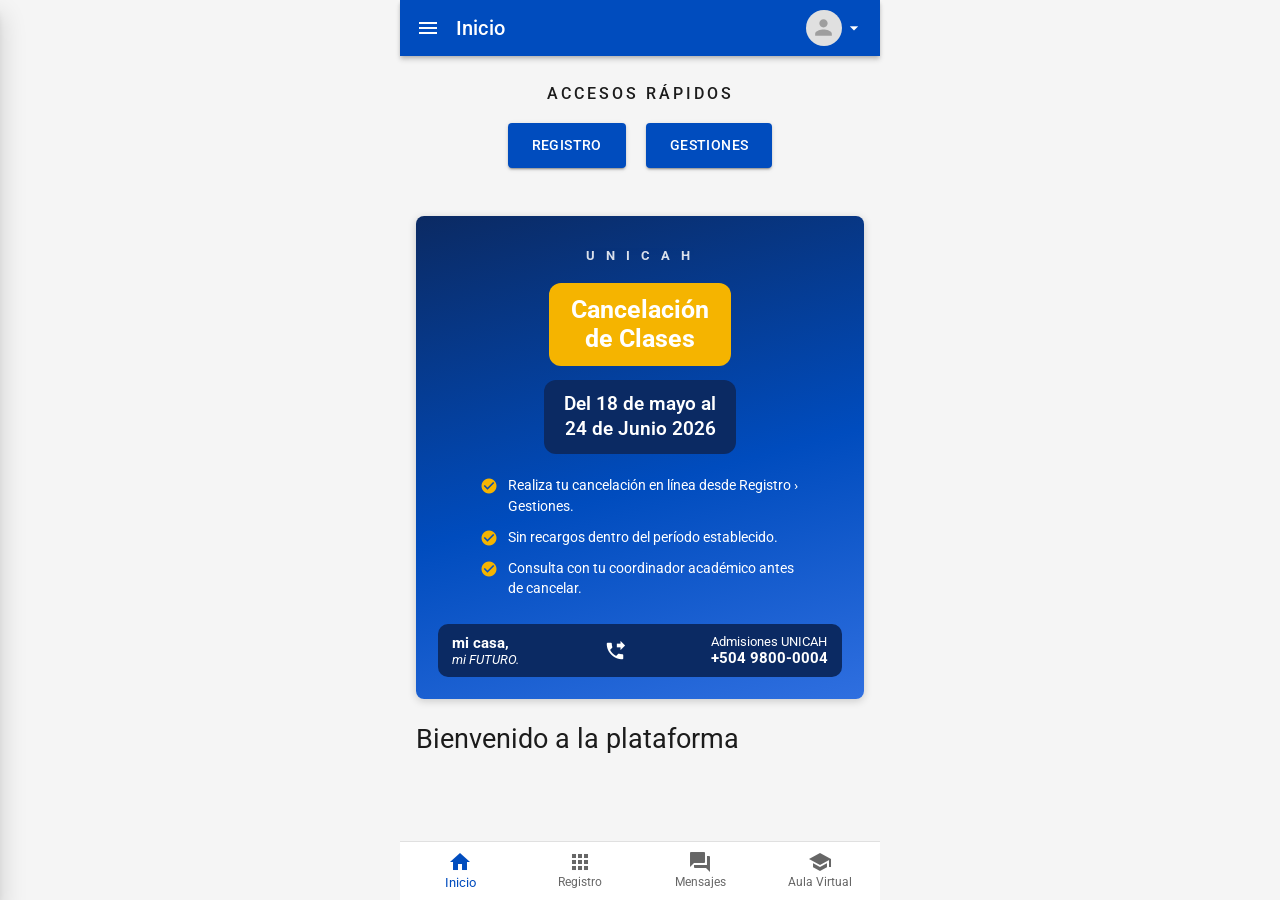
<file: index.html>
<!DOCTYPE html>
<html lang="es">
<head>
  <meta charset="UTF-8">
  <meta name="viewport" content="width=device-width, initial-scale=1.0">
  <title>Inicio | UNICAH</title>
  <link rel="stylesheet" href="https://fonts.googleapis.com/css?family=Roboto:300,400,500,700&display=swap">
  <link href="https://fonts.googleapis.com/icon?family=Material+Icons" rel="stylesheet">
  <link rel="stylesheet" href="styles.css">
</head>
<body class="home">

  <header class="appbar">
    <span class="material-icons" id="btn-menu">menu</span>
    <h1>Inicio</h1>
    <div class="avatar">
      <div class="foto"></div>
      <span class="material-icons" style="font-size:20px">arrow_drop_down</span>
    </div>
  </header>

  <section class="accesos">
    <h2>ACCESOS RÁPIDOS</h2>
    <a class="btn" href="registro.html">REGISTRO</a>
    <a class="btn" href="#">GESTIONES</a>
  </section>

  <div class="banner">
    <div class="marca">U N I C A H</div>
    <div class="titulo">Cancelación<br>de Clases</div><br>
    <div class="fechas">Del 18 de mayo al<br>24 de Junio 2026</div>
    <ul>
      <li><span class="material-icons">check_circle</span>Realiza tu cancelación en línea desde Registro &rsaquo; Gestiones.</li>
      <li><span class="material-icons">check_circle</span>Sin recargos dentro del período establecido.</li>
      <li><span class="material-icons">check_circle</span>Consulta con tu coordinador académico antes de cancelar.</li>
    </ul>
    <div class="contacto">
      <span><strong>mi casa,</strong><br><em>mi FUTURO.</em></span>
      <span class="material-icons">phone_forwarded</span>
      <span>Admisiones UNICAH<br><strong>+504 9800-0004</strong></span>
    </div>
  </div>

  <h2 class="bienvenida">Bienvenido a la plataforma</h2>

  <div class="overlay"></div>
  <aside class="drawer">
    <div class="drawer-logo">UNICAH</div>
    <nav>
      <a href="index.html" class="seleccionado"><span class="material-icons">home</span>Inicio</a>
      <a href="registro.html"><span class="material-icons">app_registration</span>Registro<span class="mini-chip">Matrícula</span></a>
      <a href="#"><span class="material-icons">workspace_premium</span>Credential Hub</a>
      <a href="#"><span class="material-icons">forum</span>Mensajes</a>
      <a href="#"><span class="material-icons">receipt_long</span>Estado de cuenta</a>
      <a href="#"><span class="material-icons">school</span>Aula virtual</a>
      <a href="#"><span class="material-icons">power_settings_new</span>Salir</a>
    </nav>
  </aside>

  <div class="menu-avatar">
    <a href="#"><span class="material-icons">person</span>Perfil</a>
    <a href="#"><span class="material-icons">power_settings_new</span>Cerrar sesión</a>
  </div>

  <nav class="navbar">
    <a href="index.html" class="activo">
      <span class="material-icons">home</span>
      Inicio
    </a>
    <a href="registro.html">
      <span class="material-icons">apps</span>
      Registro
    </a>
    <a href="#">
      <span class="material-icons">forum</span>
      Mensajes
    </a>
    <a href="#">
      <span class="material-icons">school</span>
      Aula Virtual
    </a>
  </nav>

  <script src="app.js"></script>
</body>
</html>
</file>
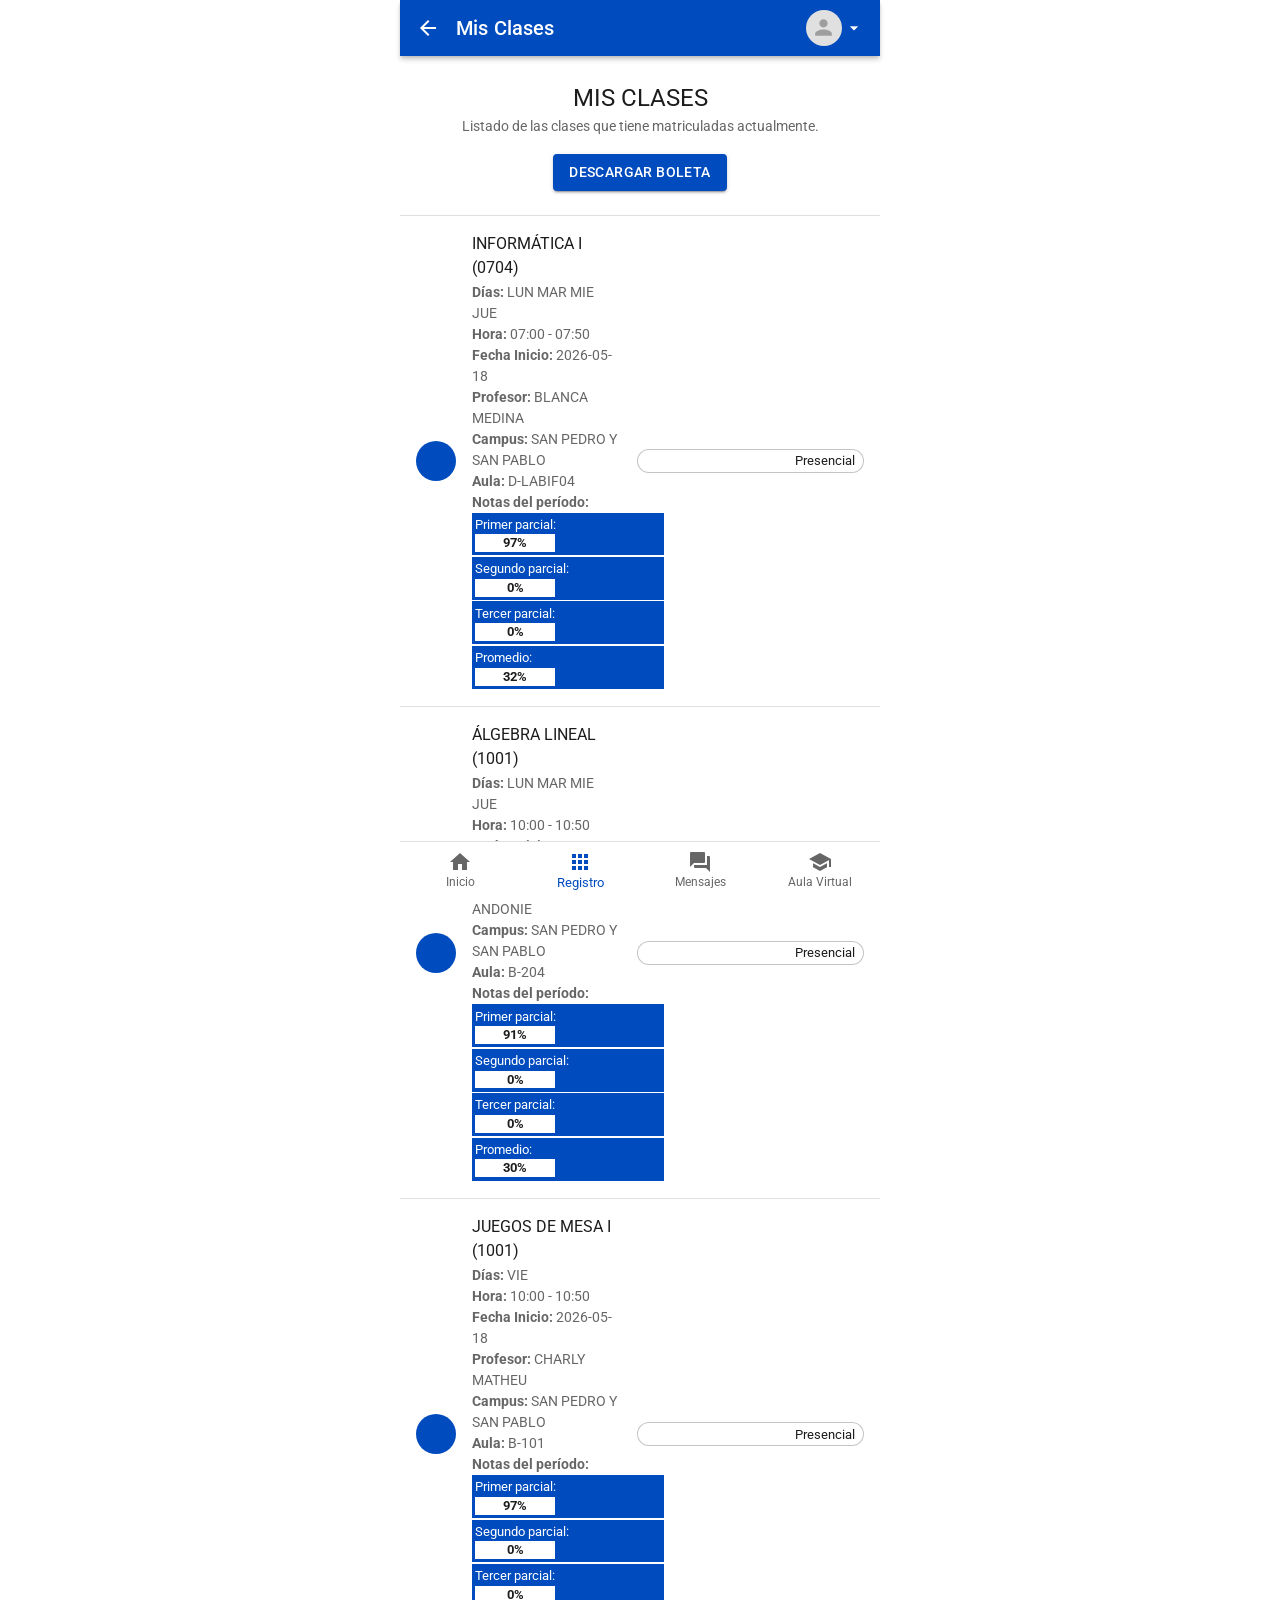
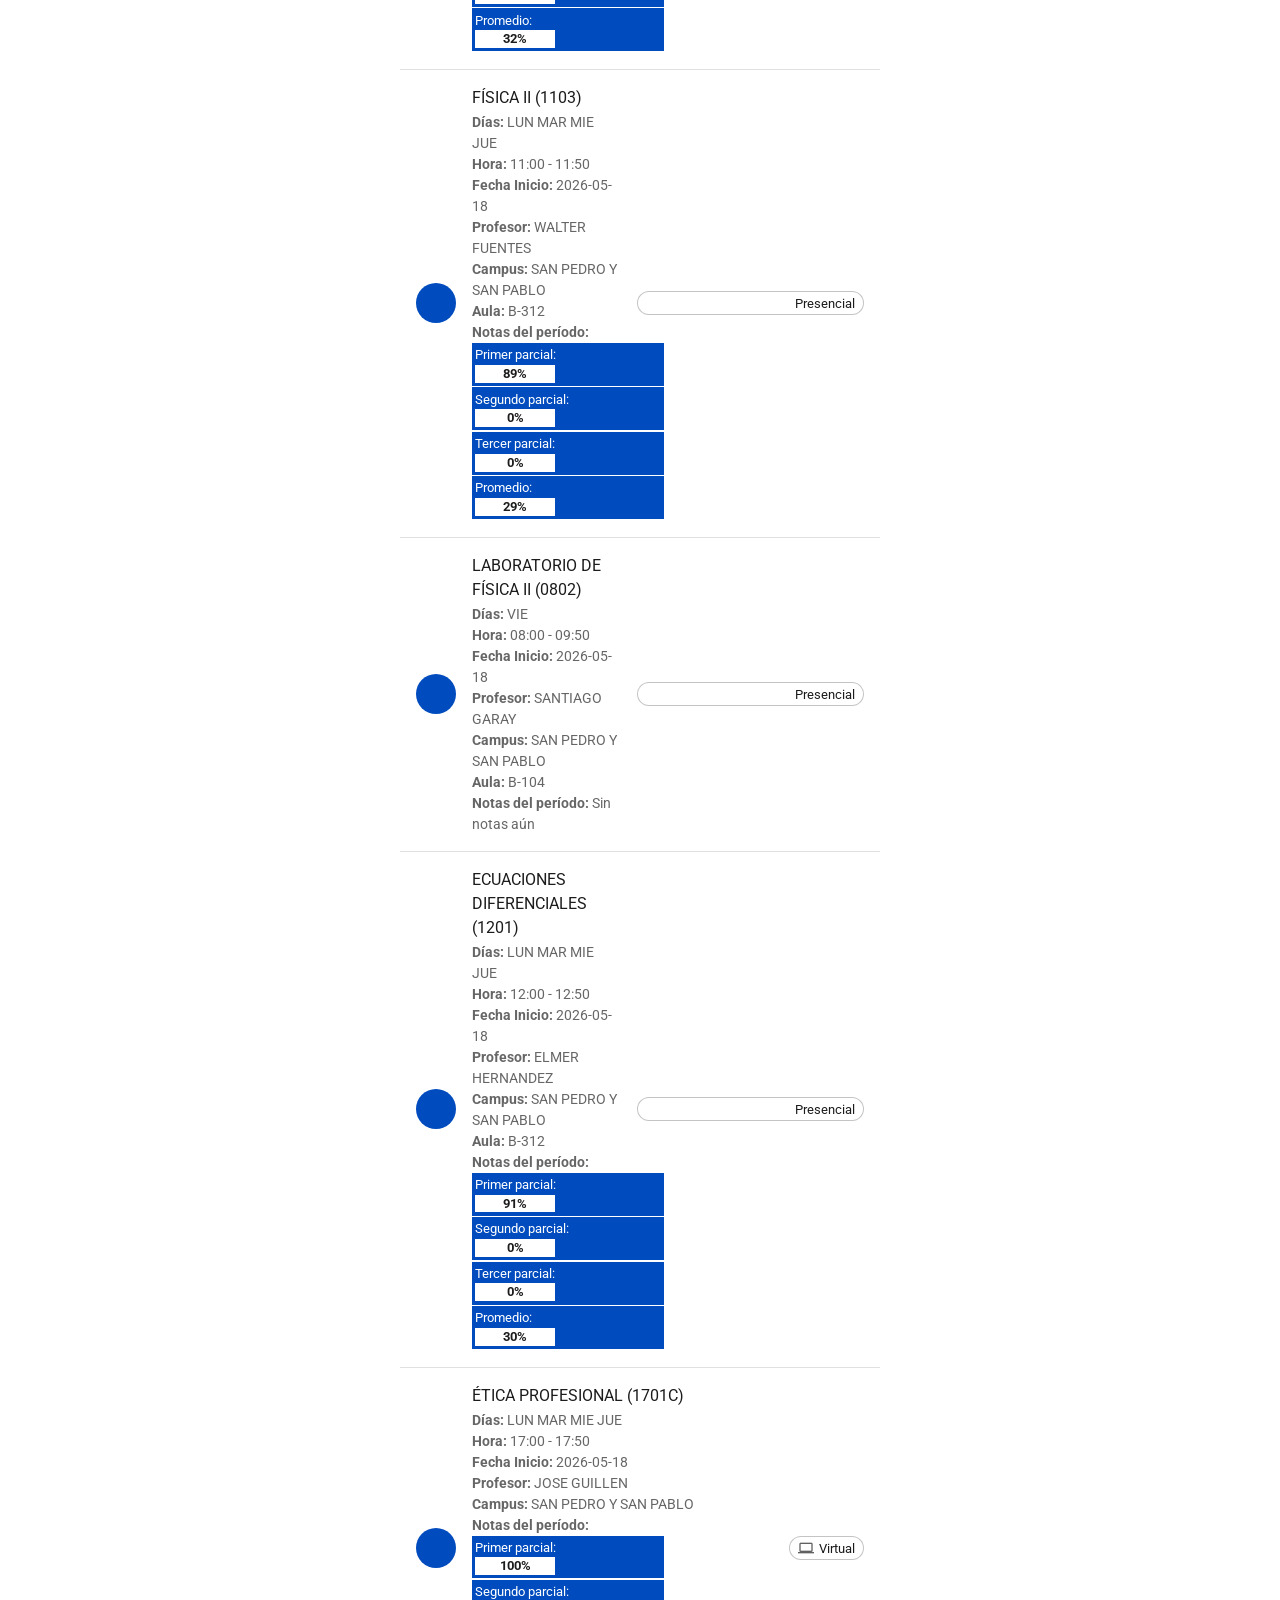
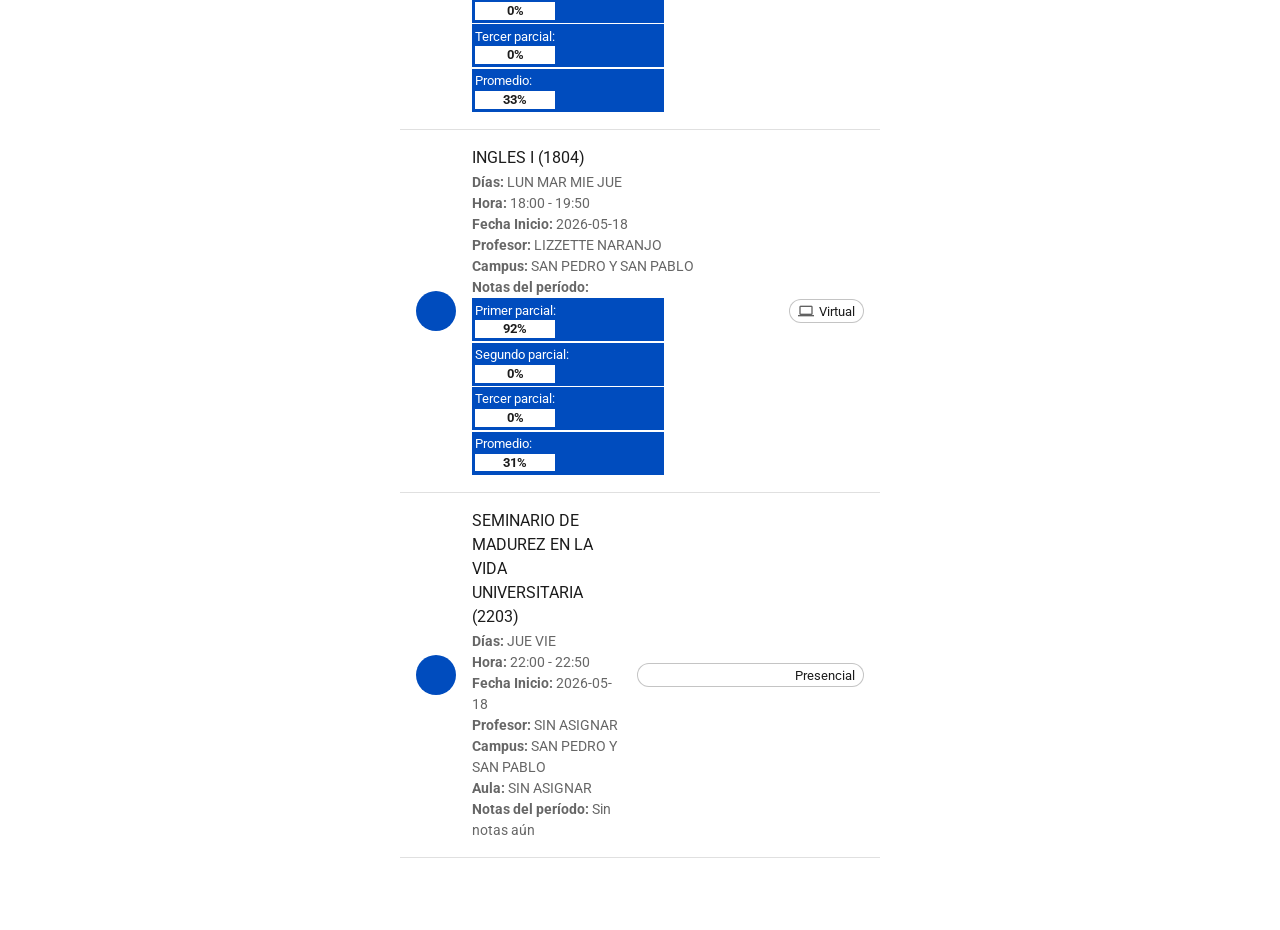
<file: clases.html>
<!DOCTYPE html>
<html lang="es">
<head>
  <meta charset="UTF-8">
  <meta name="viewport" content="width=device-width, initial-scale=1.0">
  <title>Mis Clases | UNICAH</title>
  <link rel="stylesheet" href="https://fonts.googleapis.com/css?family=Roboto:300,400,500,700&display=swap">
  <link href="https://fonts.googleapis.com/icon?family=Material+Icons" rel="stylesheet">
  <link rel="stylesheet" href="styles.css">
</head>
<body>

  <header class="appbar">
    <a href="registro.html" id="btn-atras" style="color:#fff;display:flex"><span class="material-icons">arrow_back</span></a>
    <h1>Mis Clases</h1>
    <div class="avatar">
      <div class="foto"></div>
      <span class="material-icons" style="font-size:20px">arrow_drop_down</span>
    </div>
  </header>

  <section class="encabezado-clases">
    <h2>MIS CLASES</h2>
    <p>Listado de las clases que tiene matriculadas actualmente.</p>
    <button class="btn">Descargar boleta</button>
  </section>
  <hr class="divisor">

  <!-- INFORMÁTICA I -->
  <article class="clase">
    <div class="clase-icono"><span class="material-icons">backpack</span></div>
    <div class="clase-info">
      <h3>INFORMÁTICA I (0704)</h3>
      <div class="dato"><b>Días:</b> LUN MAR MIE JUE</div>
      <div class="dato"><b>Hora:</b> 07:00 - 07:50</div>
      <div class="dato"><b>Fecha Inicio:</b> 2026-05-18</div>
      <div class="dato"><b>Profesor:</b> BLANCA MEDINA</div>
      <div class="dato"><b>Campus:</b> SAN PEDRO Y SAN PABLO</div>
      <div class="dato"><b>Aula:</b> D-LABIF04</div>
      <div class="dato"><b>Notas del período:</b></div>
      <div class="tablanota"><label>Primer parcial: </label><span>97%</span></div>
      <div class="tablanota"><label>Segundo parcial: </label><span>0%</span></div>
      <div class="tablanota"><label>Tercer parcial: </label><span>0%</span></div>
      <div class="tablanota"><label>Promedio: </label><span>32%</span></div>
    </div>
    <span class="chip"><span class="material-icons">apartment</span>Presencial</span>
  </article>

  <!-- ÁLGEBRA LINEAL -->
  <article class="clase">
    <div class="clase-icono"><span class="material-icons">backpack</span></div>
    <div class="clase-info">
      <h3>ÁLGEBRA LINEAL (1001)</h3>
      <div class="dato"><b>Días:</b> LUN MAR MIE JUE</div>
      <div class="dato"><b>Hora:</b> 10:00 - 10:50</div>
      <div class="dato"><b>Fecha Inicio:</b> 2026-05-18</div>
      <div class="dato"><b>Profesor:</b> JENNY ANDONIE</div>
      <div class="dato"><b>Campus:</b> SAN PEDRO Y SAN PABLO</div>
      <div class="dato"><b>Aula:</b> B-204</div>
      <div class="dato"><b>Notas del período:</b></div>
      <div class="tablanota"><label>Primer parcial: </label><span>91%</span></div>
      <div class="tablanota"><label>Segundo parcial: </label><span>0%</span></div>
      <div class="tablanota"><label>Tercer parcial: </label><span>0%</span></div>
      <div class="tablanota"><label>Promedio: </label><span>30%</span></div>
    </div>
    <span class="chip"><span class="material-icons">apartment</span>Presencial</span>
  </article>

  <!-- JUEGOS DE MESA I -->
  <article class="clase">
    <div class="clase-icono"><span class="material-icons">backpack</span></div>
    <div class="clase-info">
      <h3>JUEGOS DE MESA I (1001)</h3>
      <div class="dato"><b>Días:</b> VIE</div>
      <div class="dato"><b>Hora:</b> 10:00 - 10:50</div>
      <div class="dato"><b>Fecha Inicio:</b> 2026-05-18</div>
      <div class="dato"><b>Profesor:</b> CHARLY MATHEU</div>
      <div class="dato"><b>Campus:</b> SAN PEDRO Y SAN PABLO</div>
      <div class="dato"><b>Aula:</b> B-101</div>
      <div class="dato"><b>Notas del período:</b></div>
      <div class="tablanota"><label>Primer parcial: </label><span>97%</span></div>
      <div class="tablanota"><label>Segundo parcial: </label><span>0%</span></div>
      <div class="tablanota"><label>Tercer parcial: </label><span>0%</span></div>
      <div class="tablanota"><label>Promedio: </label><span>32%</span></div>
    </div>
    <span class="chip"><span class="material-icons">apartment</span>Presencial</span>
  </article>

  <!-- FÍSICA II -->
  <article class="clase">
    <div class="clase-icono"><span class="material-icons">backpack</span></div>
    <div class="clase-info">
      <h3>FÍSICA II (1103)</h3>
      <div class="dato"><b>Días:</b> LUN MAR MIE JUE</div>
      <div class="dato"><b>Hora:</b> 11:00 - 11:50</div>
      <div class="dato"><b>Fecha Inicio:</b> 2026-05-18</div>
      <div class="dato"><b>Profesor:</b> WALTER FUENTES</div>
      <div class="dato"><b>Campus:</b> SAN PEDRO Y SAN PABLO</div>
      <div class="dato"><b>Aula:</b> B-312</div>
      <div class="dato"><b>Notas del período:</b></div>
      <div class="tablanota"><label>Primer parcial: </label><span>89%</span></div>
      <div class="tablanota"><label>Segundo parcial: </label><span>0%</span></div>
      <div class="tablanota"><label>Tercer parcial: </label><span>0%</span></div>
      <div class="tablanota"><label>Promedio: </label><span>29%</span></div>
    </div>
    <span class="chip"><span class="material-icons">apartment</span>Presencial</span>
  </article>

  <!-- LABORATORIO DE FÍSICA II -->
  <article class="clase">
    <div class="clase-icono"><span class="material-icons">backpack</span></div>
    <div class="clase-info">
      <h3>LABORATORIO DE FÍSICA II (0802)</h3>
      <div class="dato"><b>Días:</b> VIE</div>
      <div class="dato"><b>Hora:</b> 08:00 - 09:50</div>
      <div class="dato"><b>Fecha Inicio:</b> 2026-05-18</div>
      <div class="dato"><b>Profesor:</b> SANTIAGO GARAY</div>
      <div class="dato"><b>Campus:</b> SAN PEDRO Y SAN PABLO</div>
      <div class="dato"><b>Aula:</b> B-104</div>
      <div class="dato"><b>Notas del período:</b> Sin notas aún</div>
    </div>
    <span class="chip"><span class="material-icons">apartment</span>Presencial</span>
  </article>

  <!-- ECUACIONES DIFERENCIALES -->
  <article class="clase">
    <div class="clase-icono"><span class="material-icons">backpack</span></div>
    <div class="clase-info">
      <h3>ECUACIONES DIFERENCIALES (1201)</h3>
      <div class="dato"><b>Días:</b> LUN MAR MIE JUE</div>
      <div class="dato"><b>Hora:</b> 12:00 - 12:50</div>
      <div class="dato"><b>Fecha Inicio:</b> 2026-05-18</div>
      <div class="dato"><b>Profesor:</b> ELMER HERNANDEZ</div>
      <div class="dato"><b>Campus:</b> SAN PEDRO Y SAN PABLO</div>
      <div class="dato"><b>Aula:</b> B-312</div>
      <div class="dato"><b>Notas del período:</b></div>
      <div class="tablanota"><label>Primer parcial: </label><span>91%</span></div>
      <div class="tablanota"><label>Segundo parcial: </label><span>0%</span></div>
      <div class="tablanota"><label>Tercer parcial: </label><span>0%</span></div>
      <div class="tablanota"><label>Promedio: </label><span>30%</span></div>
    </div>
    <span class="chip"><span class="material-icons">apartment</span>Presencial</span>
  </article>

  <!-- ÉTICA PROFESIONAL -->
  <article class="clase">
    <div class="clase-icono"><span class="material-icons">backpack</span></div>
    <div class="clase-info">
      <h3>ÉTICA PROFESIONAL (1701C)</h3>
      <div class="dato"><b>Días:</b> LUN MAR MIE JUE</div>
      <div class="dato"><b>Hora:</b> 17:00 - 17:50</div>
      <div class="dato"><b>Fecha Inicio:</b> 2026-05-18</div>
      <div class="dato"><b>Profesor:</b> JOSE GUILLEN</div>
      <div class="dato"><b>Campus:</b> SAN PEDRO Y SAN PABLO</div>
      <div class="dato"><b>Notas del período:</b></div>
      <div class="tablanota"><label>Primer parcial: </label><span>100%</span></div>
      <div class="tablanota"><label>Segundo parcial: </label><span>0%</span></div>
      <div class="tablanota"><label>Tercer parcial: </label><span>0%</span></div>
      <div class="tablanota"><label>Promedio: </label><span>33%</span></div>
    </div>
    <span class="chip"><span class="material-icons">laptop</span>Virtual</span>
  </article>

  <!-- INGLES I -->
  <article class="clase">
    <div class="clase-icono"><span class="material-icons">backpack</span></div>
    <div class="clase-info">
      <h3>INGLES I (1804)</h3>
      <div class="dato"><b>Días:</b> LUN MAR MIE JUE</div>
      <div class="dato"><b>Hora:</b> 18:00 - 19:50</div>
      <div class="dato"><b>Fecha Inicio:</b> 2026-05-18</div>
      <div class="dato"><b>Profesor:</b> LIZZETTE NARANJO</div>
      <div class="dato"><b>Campus:</b> SAN PEDRO Y SAN PABLO</div>
      <div class="dato"><b>Notas del período:</b></div>
      <div class="tablanota"><label>Primer parcial: </label><span>92%</span></div>
      <div class="tablanota"><label>Segundo parcial: </label><span>0%</span></div>
      <div class="tablanota"><label>Tercer parcial: </label><span>0%</span></div>
      <div class="tablanota"><label>Promedio: </label><span>31%</span></div>
    </div>
    <span class="chip"><span class="material-icons">laptop</span>Virtual</span>
  </article>

  <!-- SEMINARIO DE MADUREZ -->
  <article class="clase">
    <div class="clase-icono"><span class="material-icons">backpack</span></div>
    <div class="clase-info">
      <h3>SEMINARIO DE MADUREZ EN LA VIDA UNIVERSITARIA (2203)</h3>
      <div class="dato"><b>Días:</b> JUE VIE</div>
      <div class="dato"><b>Hora:</b> 22:00 - 22:50</div>
      <div class="dato"><b>Fecha Inicio:</b> 2026-05-18</div>
      <div class="dato"><b>Profesor:</b> SIN ASIGNAR</div>
      <div class="dato"><b>Campus:</b> SAN PEDRO Y SAN PABLO</div>
      <div class="dato"><b>Aula:</b> SIN ASIGNAR</div>
      <div class="dato"><b>Notas del período:</b> Sin notas aún</div>
    </div>
    <span class="chip"><span class="material-icons">apartment</span>Presencial</span>
  </article>

  <nav class="navbar">
    <a href="index.html">
      <span class="material-icons">home</span>
      Inicio
    </a>
    <a href="registro.html" class="activo">
      <span class="material-icons">apps</span>
      Registro
    </a>
    <a href="#">
      <span class="material-icons">forum</span>
      Mensajes
    </a>
    <a href="#">
      <span class="material-icons">school</span>
      Aula Virtual
    </a>
  </nav>

  <div class="menu-avatar">
    <a href="#"><span class="material-icons">person</span>Perfil</a>
    <a href="#"><span class="material-icons">power_settings_new</span>Cerrar sesión</a>
  </div>

  <script src="app.js"></script>
</body>
</html>
</file>
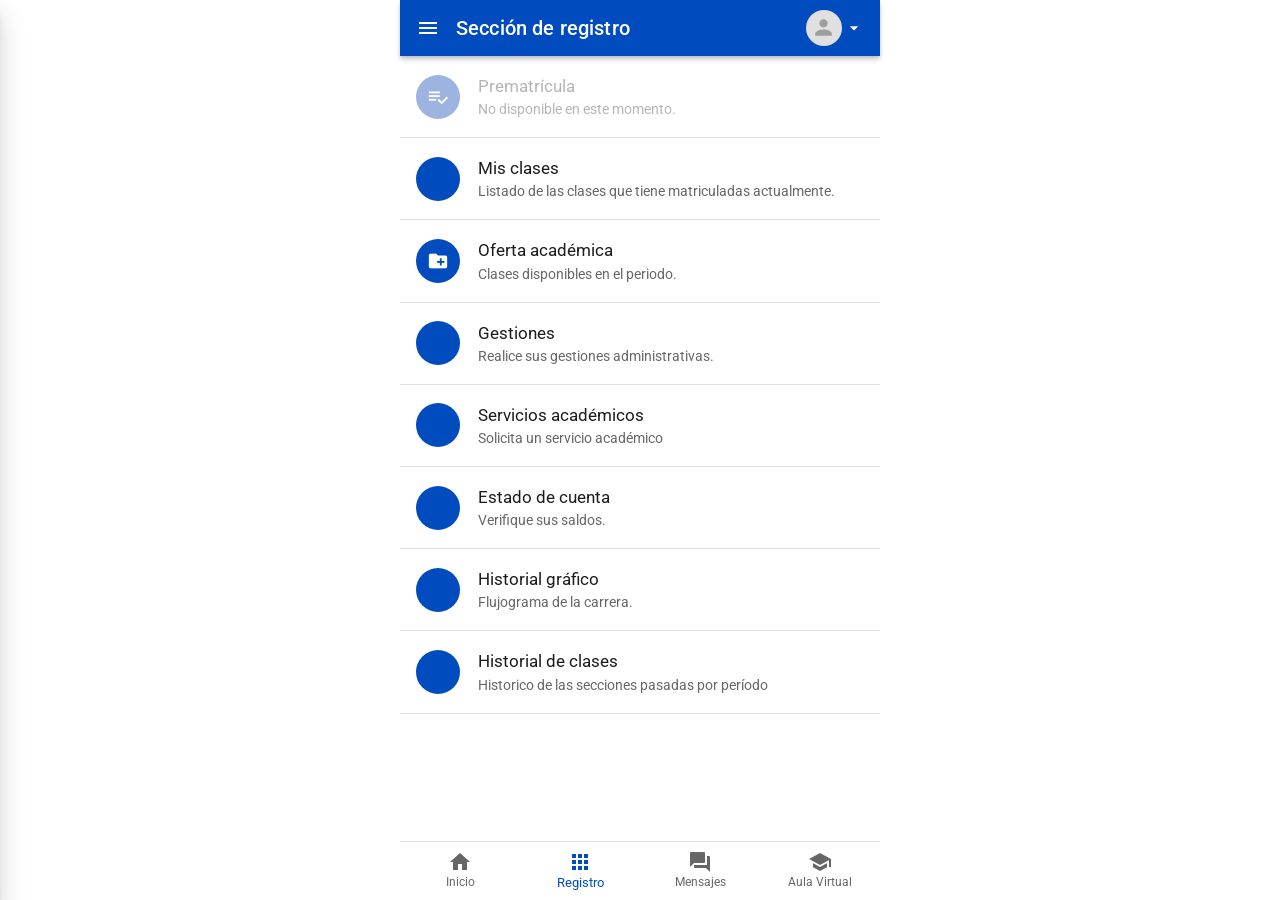
<file: registro.html>
<!DOCTYPE html>
<html lang="es">
<head>
  <meta charset="UTF-8">
  <meta name="viewport" content="width=device-width, initial-scale=1.0">
  <title>Sección de registro | UNICAH</title>
  <link rel="stylesheet" href="https://fonts.googleapis.com/css?family=Roboto:300,400,500,700&display=swap">
  <link href="https://fonts.googleapis.com/icon?family=Material+Icons" rel="stylesheet">
  <link rel="stylesheet" href="styles.css">
</head>
<body>

  <header class="appbar">
    <span class="material-icons" id="btn-menu">menu</span>
    <h1>Sección de registro</h1>
    <div class="avatar">
      <div class="foto"></div>
      <span class="material-icons" style="font-size:20px">arrow_drop_down</span>
    </div>
  </header>

  <ul class="menu-lista">
    <li class="deshabilitado">
      <a href="#">
        <div class="menu-icono"><span class="material-icons">playlist_add_check</span></div>
        <div class="menu-texto">
          <h3>Prematrícula</h3>
          <p>No disponible en este momento.</p>
        </div>
      </a>
    </li>
    <li>
      <a href="clases.html">
        <div class="menu-icono"><span class="material-icons">backpack</span></div>
        <div class="menu-texto">
          <h3>Mis clases</h3>
          <p>Listado de las clases que tiene matriculadas actualmente.</p>
        </div>
      </a>
    </li>
    <li>
      <a href="#">
        <div class="menu-icono"><span class="material-icons">create_new_folder</span></div>
        <div class="menu-texto">
          <h3>Oferta académica</h3>
          <p>Clases disponibles en el periodo.</p>
        </div>
      </a>
    </li>
    <li>
      <a href="#">
        <div class="menu-icono"><span class="material-icons">support_agent</span></div>
        <div class="menu-texto">
          <h3>Gestiones</h3>
          <p>Realice sus gestiones administrativas.</p>
        </div>
      </a>
    </li>
    <li>
      <a href="#">
        <div class="menu-icono"><span class="material-icons">outbox</span></div>
        <div class="menu-texto">
          <h3>Servicios académicos</h3>
          <p>Solicita un servicio académico</p>
        </div>
      </a>
    </li>
    <li>
      <a href="#">
        <div class="menu-icono"><span class="material-icons">receipt_long</span></div>
        <div class="menu-texto">
          <h3>Estado de cuenta</h3>
          <p>Verifique sus saldos.</p>
        </div>
      </a>
    </li>
    <li>
      <a href="#">
        <div class="menu-icono"><span class="material-icons">account_tree</span></div>
        <div class="menu-texto">
          <h3>Historial gráfico</h3>
          <p>Flujograma de la carrera.</p>
        </div>
      </a>
    </li>
    <li>
      <a href="#">
        <div class="menu-icono"><span class="material-icons">list_alt</span></div>
        <div class="menu-texto">
          <h3>Historial de clases</h3>
          <p>Historico de las secciones pasadas por período</p>
        </div>
      </a>
    </li>
  </ul>

  <div class="overlay"></div>
  <aside class="drawer">
    <div class="drawer-logo">UNICAH</div>
    <nav>
      <a href="index.html"><span class="material-icons">home</span>Inicio</a>
      <a href="registro.html" class="seleccionado"><span class="material-icons">app_registration</span>Registro<span class="mini-chip">Matrícula</span></a>
      <a href="#"><span class="material-icons">workspace_premium</span>Credential Hub</a>
      <a href="#"><span class="material-icons">forum</span>Mensajes</a>
      <a href="#"><span class="material-icons">receipt_long</span>Estado de cuenta</a>
      <a href="#"><span class="material-icons">school</span>Aula virtual</a>
      <a href="#"><span class="material-icons">power_settings_new</span>Salir</a>
    </nav>
  </aside>

  <div class="menu-avatar">
    <a href="#"><span class="material-icons">person</span>Perfil</a>
    <a href="#"><span class="material-icons">power_settings_new</span>Cerrar sesión</a>
  </div>

  <nav class="navbar">
    <a href="index.html">
      <span class="material-icons">home</span>
      Inicio
    </a>
    <a href="registro.html" class="activo">
      <span class="material-icons">apps</span>
      Registro
    </a>
    <a href="#">
      <span class="material-icons">forum</span>
      Mensajes
    </a>
    <a href="#">
      <span class="material-icons">school</span>
      Aula Virtual
    </a>
  </nav>

  <script src="app.js"></script>
</body>
</html>
</file>
<file: styles.css>
:root {
  --azul: #004cbe;
  --azul-oscuro: #003a94;
  --gris-fondo: #f5f5f5;
  --texto: #1c1c1c;
  --texto-sec: rgba(0, 0, 0, .6);
}

* {
  margin: 0;
  padding: 0;
  box-sizing: border-box;
}

html { height: 100%; }

body {
  font-family: Roboto, "Segoe UI", Arial, sans-serif;
  background: #fff;
  color: var(--texto);
  padding-bottom: 72px;
  max-width: 480px;
  margin: 0 auto;
  min-height: 100%;
}

body.home { background: var(--gris-fondo); }

/* ---------- Barra superior (MuiAppBar) ---------- */
.appbar {
  position: sticky;
  top: 0;
  z-index: 10;
  display: flex;
  align-items: center;
  gap: 16px;
  background: var(--azul);
  color: #fff;
  padding: 0 16px;
  min-height: 56px;
  box-shadow: 0 2px 4px -1px rgba(0,0,0,.2), 0 4px 5px 0 rgba(0,0,0,.14);
}

.appbar .material-icons {
  font-size: 24px;
  cursor: pointer;
}

.appbar h1 {
  font-size: 1.25rem;
  font-weight: 500;
  letter-spacing: .0075em;
  flex: 1;
}

.avatar {
  display: flex;
  align-items: center;
  gap: 2px;
}

.avatar .foto {
  width: 36px;
  height: 36px;
  border-radius: 50%;
  background: #e0e0e0 url('data:image/svg+xml;utf8,<svg xmlns="http://www.w3.org/2000/svg" viewBox="0 0 24 24" fill="%239e9e9e"><path d="M12 12c2.21 0 4-1.79 4-4s-1.79-4-4-4-4 1.79-4 4 1.79 4 4 4zm0 2c-2.67 0-8 1.34-8 4v2h16v-2c0-2.66-5.33-4-8-4z"/></svg>') center/70% no-repeat;
}

/* ---------- Botones (MuiButton contained) ---------- */
.btn {
  display: inline-block;
  background: var(--azul);
  color: #fff;
  text-decoration: none;
  text-transform: uppercase;
  font-family: inherit;
  font-weight: 500;
  font-size: .875rem;
  letter-spacing: .02857em;
  line-height: 1.75;
  padding: 6px 16px;
  border-radius: 4px;
  border: none;
  cursor: pointer;
  box-shadow: 0 3px 1px -2px rgba(0,0,0,.2), 0 2px 2px 0 rgba(0,0,0,.14), 0 1px 5px 0 rgba(0,0,0,.12);
}

.btn:active { background: var(--azul-oscuro); }

/* ---------- Inicio ---------- */
.accesos {
  text-align: center;
  padding: 28px 16px 12px;
}

.accesos h2 {
  font-size: 1rem;
  font-weight: 500;
  letter-spacing: 3px;
  margin-bottom: 20px;
}

.accesos .btn { margin: 0 8px 16px; padding: 10px 24px; }

.banner {
  margin: 16px;
  border-radius: 8px;
  overflow: hidden;
  box-shadow: 0 2px 8px rgba(0,0,0,.18);
  background: linear-gradient(165deg, #0b2a63 0%, #004cbe 55%, #2f6fe0 100%);
  color: #fff;
  text-align: center;
  padding: 32px 22px 22px;
}

.banner .marca {
  font-size: .8rem;
  font-weight: 700;
  letter-spacing: 4px;
  opacity: .85;
  margin-bottom: 20px;
}

.banner .titulo {
  display: inline-block;
  background: #f5b400;
  color: #fff;
  font-size: 1.55rem;
  font-weight: 700;
  line-height: 1.2;
  padding: 12px 22px;
  border-radius: 12px;
  margin-bottom: 14px;
}

.banner .fechas {
  display: inline-block;
  background: #0b2a63;
  font-size: 1.2rem;
  font-weight: 600;
  line-height: 1.3;
  padding: 12px 20px;
  border-radius: 12px;
  margin-bottom: 22px;
}

.banner ul {
  list-style: none;
  text-align: left;
  margin: 0 auto 24px;
  max-width: 320px;
}

.banner ul li {
  display: flex;
  gap: 10px;
  align-items: flex-start;
  font-size: .9rem;
  line-height: 1.45;
  margin-bottom: 10px;
}

.banner ul li .material-icons {
  font-size: 18px;
  color: #f5b400;
  margin-top: 1px;
}

.banner .contacto {
  background: #0b2a63;
  border-radius: 10px;
  padding: 10px 14px;
  display: flex;
  justify-content: space-between;
  align-items: center;
  gap: 8px;
  font-size: .8rem;
  text-align: left;
}

.banner .contacto .material-icons { font-size: 22px; }
.banner .contacto strong { font-size: .95rem; }

.bienvenida {
  padding: 8px 16px 40px;
  font-size: 1.7rem;
  font-weight: 400;
}

/* ---------- Menú de registro (MuiList) ---------- */
.menu-lista { list-style: none; background: #fff; }

.menu-lista li { border-bottom: 1px solid #e0e0e0; }

.menu-lista a {
  display: flex;
  align-items: center;
  gap: 18px;
  padding: 18px 16px;
  text-decoration: none;
  color: inherit;
}

.menu-lista a:active { background: rgba(0,0,0,.04); }

.menu-icono {
  flex-shrink: 0;
  width: 44px;
  height: 44px;
  border-radius: 50%;
  background: var(--azul);
  color: #fff;
  display: flex;
  align-items: center;
  justify-content: center;
}

.menu-icono .material-icons { font-size: 22px; }

.menu-texto h3 {
  font-size: 1.05rem;
  font-weight: 400;
  line-height: 1.5;
}

.menu-texto p {
  font-size: .875rem;
  line-height: 1.43;
  color: var(--texto-sec);
}

.menu-lista li.deshabilitado a { pointer-events: none; }
.menu-lista li.deshabilitado .menu-icono { background: #9db4e0; }
.menu-lista li.deshabilitado .menu-texto h3,
.menu-lista li.deshabilitado .menu-texto p { color: #b5b5b5; }

/* ---------- Mis clases ---------- */
.encabezado-clases {
  text-align: center;
  padding: 28px 16px 24px;
}

.encabezado-clases h2 {
  font-size: 1.5rem;
  font-weight: 400;
  letter-spacing: 0;
  margin-bottom: 6px;
}

.encabezado-clases p {
  font-size: .875rem;
  color: var(--texto-sec);
  margin-bottom: 20px;
}

hr.divisor {
  border: none;
  border-top: 1px solid #e0e0e0;
}

.clase {
  display: flex;
  align-items: center;
  gap: 16px;
  padding: 16px;
  border-bottom: 1px solid #e0e0e0;
  text-align: left;
}

.clase-icono {
  flex-shrink: 0;
  width: 40px;
  height: 40px;
  border-radius: 50%;
  background: var(--azul);
  color: #fff;
  display: flex;
  align-items: center;
  justify-content: center;
}

.clase-icono .material-icons { font-size: 22px; }

.clase-info { flex: 1; min-width: 0; }

.clase-info h3 {
  font-size: 1rem;
  font-weight: 400;
  line-height: 1.5;
  margin-bottom: 2px;
}

.clase-info .dato {
  font-size: .875rem;
  line-height: 1.5;
  color: var(--texto-sec);
}

.clase-info .dato b { font-weight: 700; }

/* Tabla de notas (igual a .tablanotamisclasesele del sitio real) */
.tablanota {
  padding: .2rem;
  width: 12rem;
  background: var(--azul);
  line-height: 1.4;
  margin-bottom: .1rem;
  font-size: .8rem;
  user-select: none;
}

.tablanota label {
  display: inline-block;
  color: #fff;
  width: 7rem;
}

.tablanota span {
  display: inline-block;
  background: #fff;
  color: #1c1c1c;
  width: 5rem;
  text-align: center;
  font-weight: 700;
  vertical-align: middle;
}

/* Chip (MuiChip outlined small) */
.chip {
  flex-shrink: 0;
  display: inline-flex;
  align-items: center;
  gap: 5px;
  border: 1px solid rgba(0,0,0,.23);
  border-radius: 16px;
  height: 24px;
  padding: 0 8px;
  font-size: .8125rem;
  white-space: nowrap;
  background: #fff;
  color: var(--texto);
}

.chip .material-icons { font-size: 16px; color: #616161; }

/* ---------- Ripple (MuiTouchRipple) ---------- */
.ripple {
  position: relative;
  overflow: hidden;
}

.ripple-wave {
  position: absolute;
  border-radius: 50%;
  background: currentColor;
  opacity: .25;
  pointer-events: none;
  transform: scale(0);
  animation: onda .55s ease-out forwards;
}

@keyframes onda {
  to { transform: scale(1); opacity: 0; }
}

/* ---------- Menú lateral (MuiDrawer) ---------- */
.overlay {
  position: fixed;
  inset: 0;
  background: rgba(0,0,0,.5);
  opacity: 0;
  pointer-events: none;
  transition: opacity .25s;
  z-index: 20;
}

.overlay.visible { opacity: 1; pointer-events: auto; }

.drawer {
  position: fixed;
  top: 0;
  bottom: 0;
  left: 0;
  width: 280px;
  max-width: 80%;
  background: #fff;
  z-index: 21;
  transform: translateX(-100%);
  transition: transform .25s ease-out;
  box-shadow: 0 8px 10px -5px rgba(0,0,0,.2), 0 16px 24px 2px rgba(0,0,0,.14);
  overflow-y: auto;
}

.drawer.abierto { transform: translateX(0); }

.drawer .drawer-logo {
  height: 64px;
  background: var(--azul);
  color: #fff;
  display: flex;
  align-items: center;
  justify-content: center;
  font-weight: 700;
  font-size: 1.15rem;
  letter-spacing: 3px;
}

.drawer nav a {
  display: flex;
  align-items: center;
  gap: 24px;
  padding: 12px 16px;
  text-decoration: none;
  color: var(--texto);
  font-size: 1rem;
}

.drawer nav a .material-icons { color: rgba(0,0,0,.54); font-size: 24px; }

.drawer nav a.seleccionado { background: rgba(0,76,190,.08); }

.drawer nav a .mini-chip {
  margin-left: auto;
  background: #e0e0e0;
  border-radius: 12px;
  font-size: .75rem;
  padding: 2px 8px;
}

/* ---------- Menú del avatar (MuiMenu) ---------- */
.avatar { cursor: pointer; }

.menu-avatar {
  position: fixed;
  top: 56px;
  right: 8px;
  background: #fff;
  border-radius: 4px;
  box-shadow: 0 5px 5px -3px rgba(0,0,0,.2), 0 8px 10px 1px rgba(0,0,0,.14), 0 3px 14px 2px rgba(0,0,0,.12);
  z-index: 22;
  padding: 8px 0;
  min-width: 180px;
  display: none;
}

.menu-avatar.visible { display: block; }

.menu-avatar a {
  display: flex;
  align-items: center;
  gap: 12px;
  padding: 8px 16px;
  text-decoration: none;
  color: var(--texto);
  font-size: 1rem;
}

.menu-avatar a:active { background: rgba(0,0,0,.04); }
.menu-avatar a .material-icons { font-size: 20px; color: rgba(0,0,0,.54); }

/* ---------- Barra inferior (MuiBottomNavigation) ---------- */
.navbar {
  position: fixed;
  bottom: 0;
  left: 50%;
  transform: translateX(-50%);
  width: 100%;
  max-width: 480px;
  display: flex;
  background: #fff;
  border-top: 1px solid #e0e0e0;
  z-index: 10;
}

.navbar a {
  flex: 1;
  display: flex;
  flex-direction: column;
  align-items: center;
  gap: 1px;
  padding: 8px 0 10px;
  text-decoration: none;
  color: rgba(0,0,0,.6);
  font-size: .75rem;
}

.navbar a .material-icons { font-size: 24px; }

.navbar a.activo {
  color: var(--azul);
  font-size: .8125rem;
}
</file>
